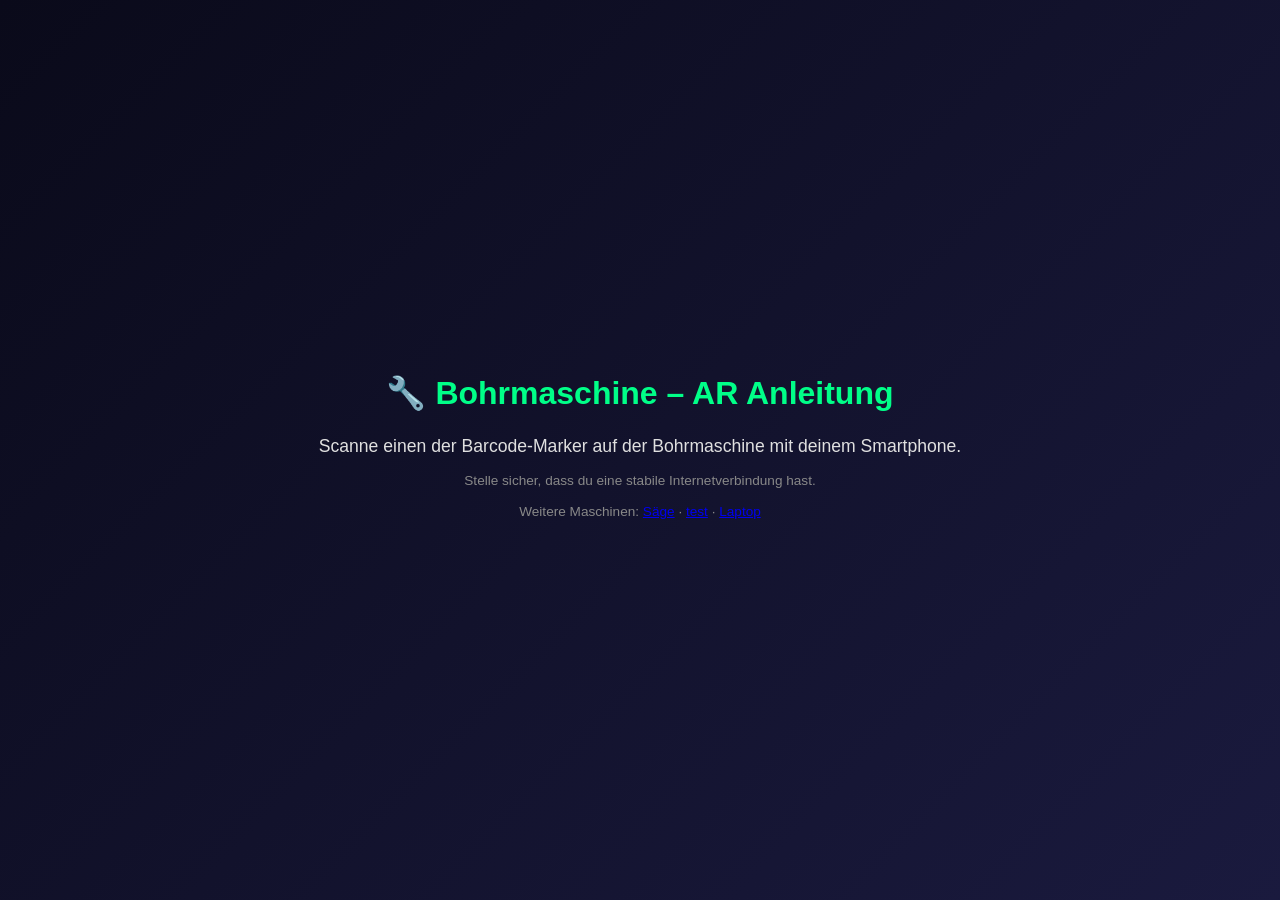
<file: index.html>
<!DOCTYPE html>
<html lang="de">
<head>
  <meta charset="UTF-8">
  <meta name="viewport" content="width=device-width, initial-scale=1.0, maximum-scale=1.0, user-scalable=no">
  <meta name="apple-mobile-web-app-capable" content="yes">
  <meta name="mobile-web-app-capable" content="yes">
  <title>Bohrmaschine – AR Anleitung</title>
  <link rel="stylesheet" href="css/style.css">
  <!-- A-Frame -->
  <script src="https://aframe.io/releases/1.6.0/aframe.min.js"></script>
  <!-- AR.js – lokales Bundle (kein CDN, vermeidet CDN-Probleme auf Android) -->
  <script src="lib/aframe-ar.js"></script>
</head>
<body>

  <!-- Desktop-Hinweis -->
  <div id="desktop-hinweis">
    <h1>🔧 Bohrmaschine – AR Anleitung</h1>
    <p>Scanne einen der Barcode-Marker auf der Bohrmaschine mit deinem Smartphone.</p>
    <p class="small">Stelle sicher, dass du eine stabile Internetverbindung hast.</p>
    <div id="qr-section">
      <img src="qr/qr-code.png" alt="QR-Code" width="200"/>
      <p>QR-Code: Seite auf Smartphone öffnen</p>
    </div>
  </div>

  <!-- Ladebildschirm -->
  <div id="loading">
    <div class="spinner"></div>
    <p>AR wird geladen…</p>
    <p class="small">Kamera-Zugriff wird benötigt</p>
  </div>

  <!--
    Die AR-Szene wird von js/ar-main.js dynamisch aus config/markers.json
    aufgebaut (Marker, Farben, Bilder, 3D-Modelle, Animationen).
    Neue Marker anlegen/ändern geht über die Config-App (config_app/)
    oder direkt durch Bearbeiten von config/markers.json.

    Wichtig für Barcode-Marker (3x3_hamming_6_3):
    - detectionMode: mono_and_matrix (Matrix-/Barcode-Erkennung muss aktiv sein)
    - matrixCodeType: 3x3_HAMMING63 (passend zu den Markern aus der
      artoolkit-barcode-markers-collection, Ordner 3x3_hamming_6_3)
    - <a-marker type="barcode" value="N"> – die Barcode-Nummer wird über
      "value" angegeben, NICHT über "src" (src wird bei Barcodes ignoriert)

    Marker-Koordinaten: die gedruckte Markerfläche ist ca. 1x1 Einheiten,
    Mittelpunkt bei 0 0 0. Pro Marker (Reihenfolge der Kinder):
      1. Trackingrahmen  (Wireframe-Box auf der Markerfläche)
      2. Ring            (pulsierend, markiert die Stelle)
      3. 3D-Beacon       (schwebender Oktaeder, rotiert + bobbt)
      4. Anleitungspanel (PNG-Bild + Titel, über dem Marker)
  -->

  <!-- Anweisungs-Overlay -->
  <div id="ar-overlay" class="ar-instruction hidden"></div>

  <!-- Reihenfolge wichtig: erst Overlay-Logik (registriert init-Hook), dann Builder -->
  <script src="js/ar-instructions.js"></script>
  <script src="js/ar-main.js"></script>
</body>
</html>
</file>
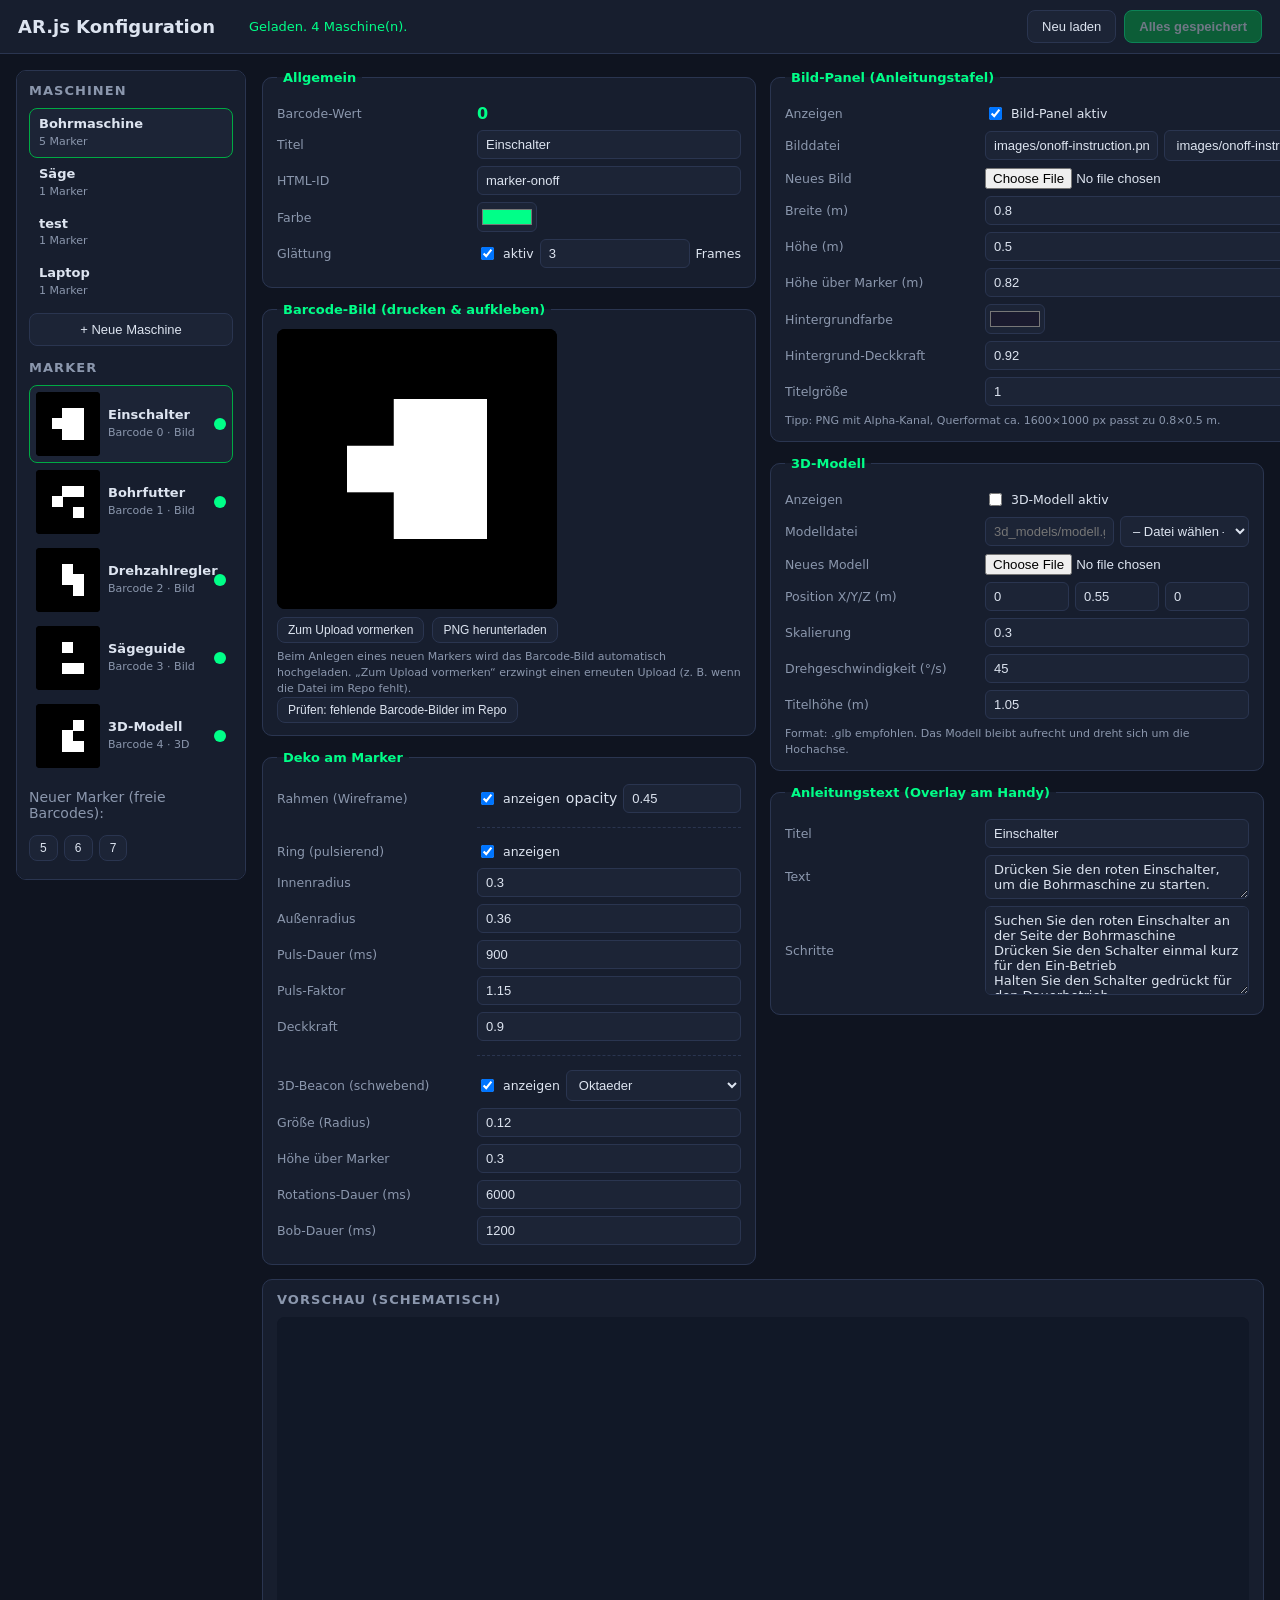
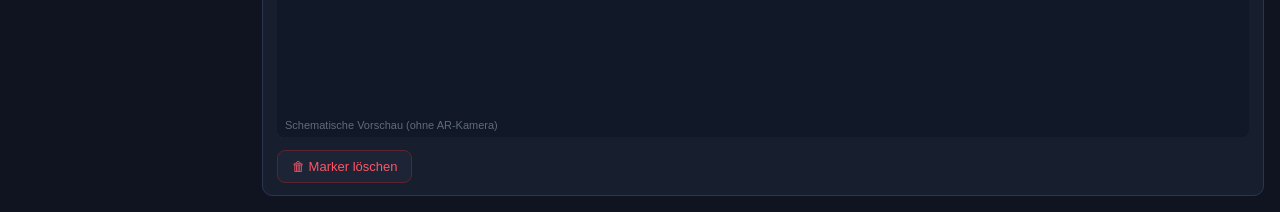
<file: config_app/index.html>
<!DOCTYPE html>
<html lang="de">
<head>
  <meta charset="UTF-8">
  <meta name="viewport" content="width=device-width, initial-scale=1.0">
  <title>AR.js Config-App</title>
  <link rel="stylesheet" href="css/app.css">
</head>
<body>

  <header>
    <h1>AR.js Konfiguration</h1>
    <div id="status-wrap">
      <span id="dot-dirty"></span>
      <span id="status"></span>
    </div>
    <div class="header-actions">
      <a id="commit-link" href="#" target="_blank" style="display:none"></a>
      <button id="btn-reload" class="btn">Neu laden</button>
      <button id="btn-save" class="btn primary">Speichern &amp; Pushen</button>
    </div>
  </header>

  <main>
    <!-- ============ Sidebar ============ -->
    <aside>
      <h2>Maschinen</h2>
      <div id="machine-list"></div>
      <button id="btn-add-machine" class="btn wide">+ Neue Maschine</button>
      <h2 style="margin-top:14px">Marker</h2>
      <div id="marker-list"></div>
      <div id="add-zone"></div>
      <button id="btn-edit-global" class="btn wide">⚙ Globale Einstellungen</button>
    </aside>

    <!-- ============ Marker-Formular ============ -->
    <section id="marker-form" style="display:none">

      <div class="cols">
        <!-- Linke Spalte -->
        <div class="col">
          <fieldset>
            <legend>Allgemein</legend>
            <div class="row">
              <label>Barcode-Wert</label><span id="f-value" class="static">–</span>
            </div>
            <div class="row">
              <label>Titel</label><input id="f-title" type="text">
            </div>
            <div class="row">
              <label>HTML-ID</label><input id="f-id" type="text">
            </div>
            <div class="row">
              <label>Farbe</label><input id="f-color" type="color">
            </div>
            <div class="row">
              <label>Glättung</label>
              <span class="inline">
                <input id="f-smooth" type="checkbox"> <label for="f-smooth" class="cb">aktiv</label>
                <input id="f-smooth-count" type="number" step="1" min="1" max="20" style="width:5em"> <label class="cb">Frames</label>
              </span>
            </div>
          </fieldset>

          <fieldset>
            <legend>Barcode-Bild (drucken &amp; aufkleben)</legend>
            <canvas id="barcode-preview" width="280" height="280"></canvas>
            <div class="btn-row">
              <button id="btn-barcode-queue" class="btn small">Zum Upload vormerken</button>
              <button id="btn-barcode-dl" class="btn small">PNG herunterladen</button>
            </div>
            <p class="dim small-print">Beim Anlegen eines neuen Markers wird das Barcode-Bild automatisch hochgeladen.
            „Zum Upload vormerken“ erzwingt einen erneuten Upload (z. B. wenn die Datei im Repo fehlt).</p>
            <button id="btn-check-barcodes" class="btn small">Prüfen: fehlende Barcode-Bilder im Repo</button>
          </fieldset>

          <fieldset>
            <legend>Deko am Marker</legend>
            <div class="row">
              <label>Rahmen (Wireframe)</label>
              <span class="inline">
                <input id="f-frame" type="checkbox"> <label for="f-frame" class="cb">anzeigen</label>
                opacity <input id="f-frame-opacity" type="number" step="0.05" min="0" max="1" style="width:6em">
              </span>
            </div>
            <div class="row"><label>&nbsp;</label><hr class="sep"></div>
            <div class="row">
              <label>Ring (pulsierend)</label>
              <span class="inline"><input id="f-ring" type="checkbox"> <label for="f-ring" class="cb">anzeigen</label></span>
            </div>
            <div class="row"><label>Innenradius</label><input id="f-ring-inner" type="number" step="0.01" style="width:8em"></div>
            <div class="row"><label>Außenradius</label><input id="f-ring-outer" type="number" step="0.01" style="width:8em"></div>
            <div class="row"><label>Puls-Dauer (ms)</label><input id="f-ring-dur" type="number" step="100" style="width:8em"></div>
            <div class="row"><label>Puls-Faktor</label><input id="f-ring-scale" type="number" step="0.05" style="width:8em"></div>
            <div class="row"><label>Deckkraft</label><input id="f-ring-opacity" type="number" step="0.05" min="0" max="1" style="width:8em"></div>
            <div class="row"><label>&nbsp;</label><hr class="sep"></div>
            <div class="row">
              <label>3D-Beacon (schwebend)</label>
              <span class="inline">
                <input id="f-beacon" type="checkbox"> <label for="f-beacon" class="cb">anzeigen</label>
                <select id="f-beacon-shape">
                  <option value="octahedron">Oktaeder</option>
                  <option value="box">Würfel</option>
                </select>
              </span>
            </div>
            <div class="row"><label>Größe (Radius)</label><input id="f-beacon-radius" type="number" step="0.01" style="width:8em"></div>
            <div class="row"><label>Höhe über Marker</label><input id="f-beacon-height" type="number" step="0.05" style="width:8em"></div>
            <div class="row"><label>Rotations-Dauer (ms)</label><input id="f-beacon-spin" type="number" step="500" style="width:8em"></div>
            <div class="row"><label>Bob-Dauer (ms)</label><input id="f-beacon-bob" type="number" step="100" style="width:8em"></div>
          </fieldset>
        </div>

        <!-- Rechte Spalte -->
        <div class="col">
          <fieldset>
            <legend>Bild-Panel (Anleitungstafel)</legend>
            <div class="row">
              <label>Anzeigen</label>
              <span class="inline"><input id="f-panel" type="checkbox"> <label for="f-panel" class="cb">Bild-Panel aktiv</label></span>
            </div>
            <div class="row">
              <label>Bilddatei</label>
              <span class="inline">
                <input id="f-panel-image" type="text" placeholder="images/mein-bild.png">
                <select id="f-image-select"></select>
              </span>
            </div>
            <div class="row">
              <label>Neues Bild</label>
              <input id="f-image-upload" type="file" accept="image/*">
            </div>
            <div class="row"><label>Breite (m)</label><input id="f-panel-w" type="number" step="0.05" style="width:8em"></div>
            <div class="row"><label>Höhe (m)</label><input id="f-panel-h" type="number" step="0.05" style="width:8em"></div>
            <div class="row"><label>Höhe über Marker (m)</label><input id="f-panel-y" type="number" step="0.05" style="width:8em"></div>
            <div class="row"><label>Hintergrundfarbe</label><input id="f-panel-bg" type="color"></div>
            <div class="row"><label>Hintergrund-Deckkraft</label><input id="f-panel-bgopacity" type="number" step="0.05" min="0" max="1" style="width:8em"></div>
            <div class="row"><label>Titelgröße</label><input id="f-panel-tsize" type="number" step="0.1" style="width:8em"></div>
            <p class="dim small-print">Tipp: PNG mit Alpha-Kanal, Querformat ca. 1600×1000 px passt zu 0.8×0.5 m.</p>
          </fieldset>

          <fieldset>
            <legend>3D-Modell</legend>
            <div class="row">
              <label>Anzeigen</label>
              <span class="inline"><input id="f-model" type="checkbox"> <label for="f-model" class="cb">3D-Modell aktiv</label></span>
            </div>
            <div class="row">
              <label>Modelldatei</label>
              <span class="inline">
                <input id="f-model-src" type="text" placeholder="3d_models/modell.glb">
                <select id="f-model-select"></select>
              </span>
            </div>
            <div class="row">
              <label>Neues Modell</label>
              <input id="f-model-upload" type="file" accept=".glb,.gltf">
            </div>
            <div class="row"><label>Position X/Y/Z (m)</label>
              <span class="inline">
                <input id="f-model-px" type="number" step="0.05" style="width:6em">
                <input id="f-model-py" type="number" step="0.05" style="width:6em">
                <input id="f-model-pz" type="number" step="0.05" style="width:6em">
              </span>
            </div>
            <div class="row"><label>Skalierung</label><input id="f-model-scale" type="number" step="0.05" style="width:8em"></div>
            <div class="row"><label>Drehgeschwindigkeit (°/s)</label><input id="f-model-spin" type="number" step="5" style="width:8em"></div>
            <div class="row"><label>Titelhöhe (m)</label><input id="f-model-titley" type="number" step="0.05" style="width:8em"></div>
            <p class="dim small-print">Format: .glb empfohlen. Das Modell bleibt aufrecht und dreht sich um die Hochachse.</p>
          </fieldset>

          <fieldset>
            <legend>Anleitungstext (Overlay am Handy)</legend>
            <div class="row"><label>Titel</label><input id="f-ins-title" type="text"></div>
            <div class="row"><label>Text</label><textarea id="f-ins-text" rows="2"></textarea></div>
            <div class="row"><label>Schritte</label><textarea id="f-ins-steps" rows="5" placeholder="Ein Schritt pro Zeile"></textarea></div>
          </fieldset>
        </div>
      </div>

      <div class="preview-wrap">
        <h2>Vorschau (schematisch)</h2>
        <iframe id="preview-frame" title="Vorschau"></iframe>
        <button id="btn-del-marker" class="btn danger">🗑 Marker löschen</button>
      </div>
    </section>

    <!-- ============ Globale Einstellungen ============ -->
    <section id="global-form" style="display:none">
      <fieldset>
        <legend>Aktuelle Maschine</legend>
        <div class="row"><label>Name</label><input id="m-name" type="text" style="width:20em"></div>
        <div class="row">
          <label>URL für QR-Code</label>
          <input id="m-qr-url" type="text" style="width:26em">
        </div>
        <div class="row">
          <label>QR-Zieldatei</label>
          <span id="m-qr-file" class="static dim" style="font-size:12px;font-weight:400"></span>
        </div>
        <div class="btn-row">
          <button id="btn-qr-regen" class="btn small">QR-Code neu erzeugen &amp; vormerken</button>
          <button id="btn-del-machine" class="btn small danger">🗑 Maschine löschen</button>
        </div>
        <div class="row" style="margin-top:10px">
          <label>QR-Vorschau</label>
          <canvas id="qr-preview" width="240" height="240"></canvas>
        </div>
        <p class="dim small-print">Die AR-Seite zeigt diese Maschine unter <b>?machine=&lt;id&gt;</b> (ohne Parameter die erste
        Maschine der Liste). Der QR-Code sollte auf genau diese URL zeigen. Barcode-Werte sind pro Maschine unabhängig –
        Barcode 0 kann bei jeder Maschine anders belegt sein.</p>
      </fieldset>

      <fieldset>
        <legend>Kamera / Erkennung (alle Maschinen)</legend>
        <div class="row"><label>Kamera-Auflösung (Breite)</label><input id="g-source-w" type="number" step="10" style="width:8em"></div>
        <div class="row"><label>Kamera-Auflösung (Höhe)</label><input id="g-source-h" type="number" step="10" style="width:8em"></div>
        <div class="row"><label>Anzeige-Breite</label><input id="g-display-w" type="number" step="10" style="width:8em"></div>
        <div class="row"><label>Anzeige-Höhe</label><input id="g-display-h" type="number" step="10" style="width:8em"></div>
        <div class="row">
          <label>Erkennungsmodus</label>
          <select id="g-detection">
            <option value="mono_and_matrix">mono_and_matrix (Barcode + Bild-Marker)</option>
            <option value="mono">mono (nur Bild-Marker)</option>
            <option value="color_and_matrix">color_and_matrix</option>
            <option value="color">color</option>
          </select>
        </div>
        <div class="row">
          <label>Barcode-Typ</label>
          <select id="g-matrix">
            <option value="3x3_HAMMING63">3x3_HAMMING63 (Werte 0–7, aktuell verwendet)</option>
            <option value="3x3">3x3 (Werte 0–63, andere Marker-Bilder nötig!)</option>
            <option value="3x3_PARITY65">3x3_PARITY65</option>
          </select>
          <p class="dim small-print">Achtung: Barcode-Bilder und Typ müssen zusammenpassen. Die mitgelieferten
          Marker sind 3x3_HAMMING63 (0–7). Bei Wechsel auf 3x3 (0–63) müssen alle Barcode-Bilder neu erzeugt werden.</p>
        </div>
      </fieldset>

      <fieldset>
        <legend>Overlay-Verhalten</legend>
        <div class="row"><label>Ausblende-Verzögerung (ms)</label><input id="g-hide-delay" type="number" step="100" style="width:8em"></div>
        <div class="row"><label>Ladebildschirm-Dauer (ms)</label><input id="g-loading-ms" type="number" step="500" style="width:8em"></div>
      </fieldset>

      <fieldset>
        <legend>GitHub-Zugang</legend>
        <div class="row"><label>Owner</label><input id="gh-owner" type="text" style="width:18em"></div>
        <div class="row"><label>Repository</label><input id="gh-repo" type="text" style="width:18em"></div>
        <div class="row"><label>Branch</label><input id="gh-branch" type="text" style="width:10em"></div>
        <div class="row">
          <label>Token</label>
          <input id="gh-token" type="password" placeholder="ghp_… / github_pat_…" style="width:26em" autocomplete="off">
        </div>
        <div class="btn-row">
          <button id="btn-gh-test" class="btn small">Verbindung testen</button>
        </div>
        <p class="dim small-print">
          Empfehlung: <b>feingranularer Token</b> (Settings → Developer settings → Fine-grained tokens),
          nur für dieses Repository, Berechtigung <b>Contents: Read and write</b>, sinnvolle Ablaufzeit.
          Der Token wird ausschließlich im localStorage dieses Browsers gespeichert – er wird nie
          ins Repository geschrieben oder an Dritte übertragen.
        </p>
      </fieldset>

      <fieldset>
        <legend>Nächster Commit</legend>
        <div id="pending-list"><span class="dim">keine neuen Dateien</span></div>
      </fieldset>
    </section>
  </main>

  <script src="lib/qrcode.js"></script>
  <script src="js/barcodes.js"></script>
  <script src="js/gh.js"></script>
  <script src="js/app.js"></script>
</body>
</html>
</file>
<file: css/style.css>
* {
  margin: 0;
  padding: 0;
  box-sizing: border-box;
}

body {
  font-family: -apple-system, BlinkMacSystemFont, 'Segoe UI', Roboto, sans-serif;
  background: #0a0a1a;
  color: #e0e0e0;
  overflow: hidden;
}

/* Desktop-Hinweis */
#desktop-hinweis {
  position: fixed;
  top: 0; left: 0; right: 0; bottom: 0;
  display: flex;
  flex-direction: column;
  align-items: center;
  justify-content: center;
  text-align: center;
  padding: 2rem;
  z-index: 1000;
  background: linear-gradient(135deg, #0a0a1a 0%, #1a1a3e 100%);
}

#desktop-hinweis h1 {
  font-size: 2rem;
  margin-bottom: 1rem;
  color: #00ff88;
}

#desktop-hinweis p {
  font-size: 1.1rem;
  margin: 0.5rem 0;
}

#desktop-hinweis .small {
  font-size: 0.85rem;
  color: #888;
}

/* Ladebildschirm */
#loading {
  position: fixed;
  top: 0; left: 0; right: 0; bottom: 0;
  display: flex;
  flex-direction: column;
  align-items: center;
  justify-content: center;
  background: rgba(10, 10, 26, 0.95);
  z-index: 999;
  transition: opacity 0.5s;
}

#loading.hidden {
  opacity: 0;
  pointer-events: none;
}

.spinner {
  width: 50px;
  height: 50px;
  border: 4px solid rgba(0, 255, 136, 0.2);
  border-top-color: #00ff88;
  border-radius: 50%;
  animation: spin 1s linear infinite;
  margin-bottom: 1rem;
}

@keyframes spin {
  to { transform: rotate(360deg); }
}

#loading p {
  font-size: 1.1rem;
  color: #ccc;
}

#loading .small {
  font-size: 0.85rem;
  color: #666;
  margin-top: 0.5rem;
}

/* AR-Anleitung-Overlay */
.ar-instruction {
  position: fixed;
  bottom: 20px;
  left: 50%;
  transform: translateX(-50%);
  background: rgba(0, 0, 0, 0.85);
  color: #fff;
  padding: 12px 24px;
  border-radius: 12px;
  font-size: 0.95rem;
  z-index: 100;
  text-align: center;
  border: 1px solid rgba(0, 255, 136, 0.3);
  backdrop-filter: blur(10px);
  max-width: 90vw;
  transition: opacity 0.3s, transform 0.3s;
}

.ar-instruction.hidden {
  opacity: 0;
  transform: translateX(-50%) translateY(20px);
  pointer-events: none;
}

/* QR-Code-Bereich */
#qr-section {
  display: none;
  position: fixed;
  top: 20px;
  right: 20px;
  background: rgba(0, 0, 0, 0.9);
  padding: 16px;
  border-radius: 12px;
  z-index: 1000;
  text-align: center;
  border: 1px solid rgba(0, 255, 136, 0.3);
}

#qr-section canvas {
  border-radius: 4px;
}

#qr-section p {
  font-size: 0.75rem;
  color: #888;
  margin-top: 8px;
}

/* Responsive */
@media (max-width: 768px) {
  #desktop-hinweis {
    display: none;
  }
}

@media (min-width: 769px) {
  #loading {
    display: none;
  }
}
</file>
<file: config_app/css/app.css>
/* AR.js Config-App */
* { box-sizing: border-box; }

:root {
  --bg: #0f1420;
  --panel: #171e2e;
  --panel2: #1c2436;
  --border: #2a3550;
  --text: #dde4f0;
  --dim: #8b97ad;
  --accent: #00ff88;
  --accent-dim: #0a4;
  --danger: #ff5566;
}

body {
  margin: 0;
  background: var(--bg);
  color: var(--text);
  font-family: system-ui, -apple-system, "Segoe UI", sans-serif;
  font-size: 14px;
}

header {
  display: flex;
  align-items: center;
  gap: 16px;
  padding: 10px 18px;
  background: var(--panel);
  border-bottom: 1px solid var(--border);
  position: sticky;
  top: 0;
  z-index: 10;
}

header h1 { font-size: 18px; margin: 0; }

#status-wrap {
  flex: 1;
  display: flex;
  align-items: center;
  gap: 8px;
  min-width: 0;
}

#dot-dirty {
  width: 10px; height: 10px;
  border-radius: 50%;
  background: #ffb020;
  visibility: hidden;
  flex-shrink: 0;
}

#status { color: var(--dim); font-size: 13px; white-space: nowrap; overflow: hidden; text-overflow: ellipsis; }
#status.ok { color: var(--accent); }
#status.err { color: var(--danger); }

.header-actions { display: flex; gap: 8px; align-items: center; }
#commit-link { color: var(--accent); font-size: 12px; }

main {
  display: flex;
  gap: 16px;
  padding: 16px;
  align-items: flex-start;
}

aside {
  width: 230px;
  flex-shrink: 0;
  background: var(--panel);
  border: 1px solid var(--border);
  border-radius: 10px;
  padding: 12px;
  position: sticky;
  top: 66px;
  max-height: calc(100vh - 90px);
  overflow-y: auto;
}

aside h2, .preview-wrap h2 { font-size: 13px; text-transform: uppercase; letter-spacing: .08em; color: var(--dim); margin: 0 0 10px; }

.machine-item {
  display: flex;
  align-items: center;
  gap: 8px;
  padding: 7px 9px;
  border-radius: 8px;
  cursor: pointer;
  border: 1px solid transparent;
}
.machine-item:hover { background: var(--panel2); }
.machine-item.active { background: var(--panel2); border-color: var(--accent-dim); }
.machine-label { flex: 1; font-size: 13px; line-height: 1.3; min-width: 0; }
.machine-label .dim { font-size: 11px; }
#btn-add-machine { margin-top: 6px; }

.marker-item {
  display: flex;
  align-items: center;
  gap: 8px;
  padding: 6px;
  border-radius: 8px;
  cursor: pointer;
  border: 1px solid transparent;
}
.marker-item:hover { background: var(--panel2); }
.marker-item.active { background: var(--panel2); border-color: var(--accent-dim); }
.marker-item .thumb { border-radius: 4px; background: #000; }
.marker-label { flex: 1; font-size: 13px; line-height: 1.3; min-width: 0; }
.marker-label .dim { font-size: 11px; }
.color-dot { width: 12px; height: 12px; border-radius: 50%; flex-shrink: 0; }

.dim { color: var(--dim); }
.small-print { font-size: 11px; margin: 6px 0 0; line-height: 1.45; }

#add-zone { margin: 12px 0; }
.free-row { display: flex; flex-wrap: wrap; gap: 6px; margin-top: 6px; }
.free-value { min-width: 2.4em; }

.btn {
  background: var(--panel2);
  color: var(--text);
  border: 1px solid var(--border);
  border-radius: 8px;
  padding: 8px 14px;
  cursor: pointer;
  font-size: 13px;
}
.btn:hover { border-color: var(--accent-dim); }
.btn.primary { background: var(--accent-dim); border-color: var(--accent); font-weight: 600; }
.btn.primary:disabled { opacity: .45; cursor: default; }
.btn.small { padding: 5px 10px; font-size: 12px; }
.btn.wide { width: 100%; margin-top: 8px; }
.btn.danger { color: var(--danger); border-color: #5a2530; margin-top: 10px; }
.btn.danger:hover { border-color: var(--danger); }
.btn-row { display: flex; gap: 8px; margin-top: 8px; flex-wrap: wrap; }

section {
  flex: 1;
  min-width: 0;
}

fieldset {
  background: var(--panel);
  border: 1px solid var(--border);
  border-radius: 10px;
  padding: 12px 14px;
  margin: 0 0 14px;
}
legend { color: var(--accent); font-weight: 600; font-size: 13px; padding: 0 6px; }

.row {
  display: flex;
  align-items: center;
  gap: 10px;
  margin: 7px 0;
}
.row > label:first-child {
  width: 190px;
  flex-shrink: 0;
  color: var(--dim);
  font-size: 12.5px;
}
.row input[type="text"], .row input[type="number"], .row input[type="password"], .row select, .row textarea {
  background: var(--panel2);
  border: 1px solid var(--border);
  color: var(--text);
  border-radius: 6px;
  padding: 6px 8px;
  font-size: 13px;
  flex: 1;
  min-width: 0;
}
.row input[type="color"] {
  width: 60px; height: 30px;
  background: var(--panel2);
  border: 1px solid var(--border);
  border-radius: 6px;
  padding: 2px;
}
.row textarea { resize: vertical; font-family: inherit; }
.inline { display: flex; align-items: center; gap: 6px; flex: 1; flex-wrap: wrap; }
.inline label.cb { color: var(--text); font-size: 12.5px; }
.static { font-size: 16px; font-weight: 700; color: var(--accent); }
hr.sep { width: 100%; border: 0; border-top: 1px dashed var(--border); }

.cols { display: flex; gap: 14px; align-items: flex-start; }
.cols .col { flex: 1; min-width: 0; }

#barcode-preview {
  display: block;
  background: #000;
  border-radius: 8px;
  width: 280px;
  height: 280px;
  max-width: 100%;
}

#qr-preview {
  display: block;
  background: #fff;
  border-radius: 8px;
  width: 160px;
  height: 160px;
  max-width: 100%;
}

.preview-wrap {
  background: var(--panel);
  border: 1px solid var(--border);
  border-radius: 10px;
  padding: 12px 14px;
}
#preview-frame {
  width: 100%;
  height: 420px;
  border: 0;
  border-radius: 8px;
  background: #111827;
}

.pending-chip {
  display: inline-block;
  background: var(--panel2);
  border: 1px solid var(--accent-dim);
  color: var(--accent);
  border-radius: 20px;
  padding: 3px 10px;
  font-size: 12px;
  margin: 3px 4px 3px 0;
}

@media (max-width: 1100px) {
  .cols { flex-direction: column; }
  .row > label:first-child { width: 150px; }
}
</file>
